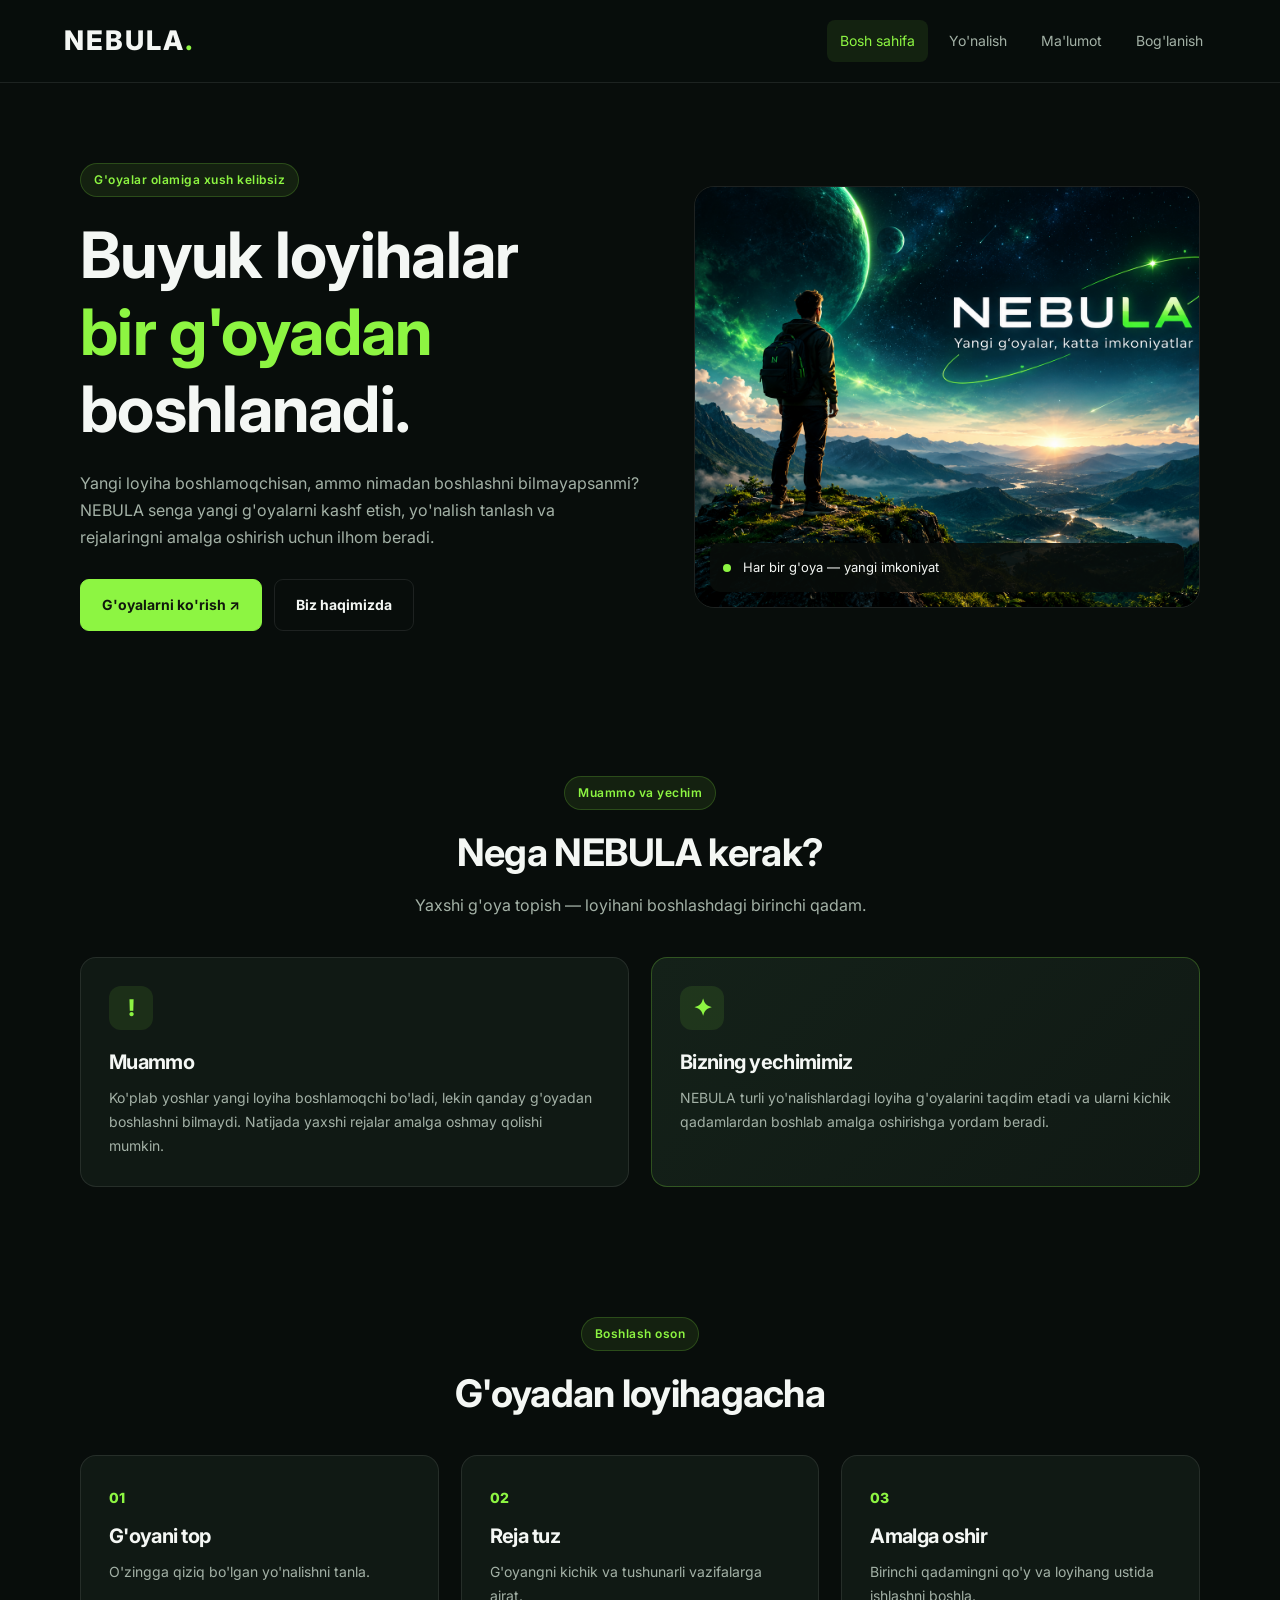
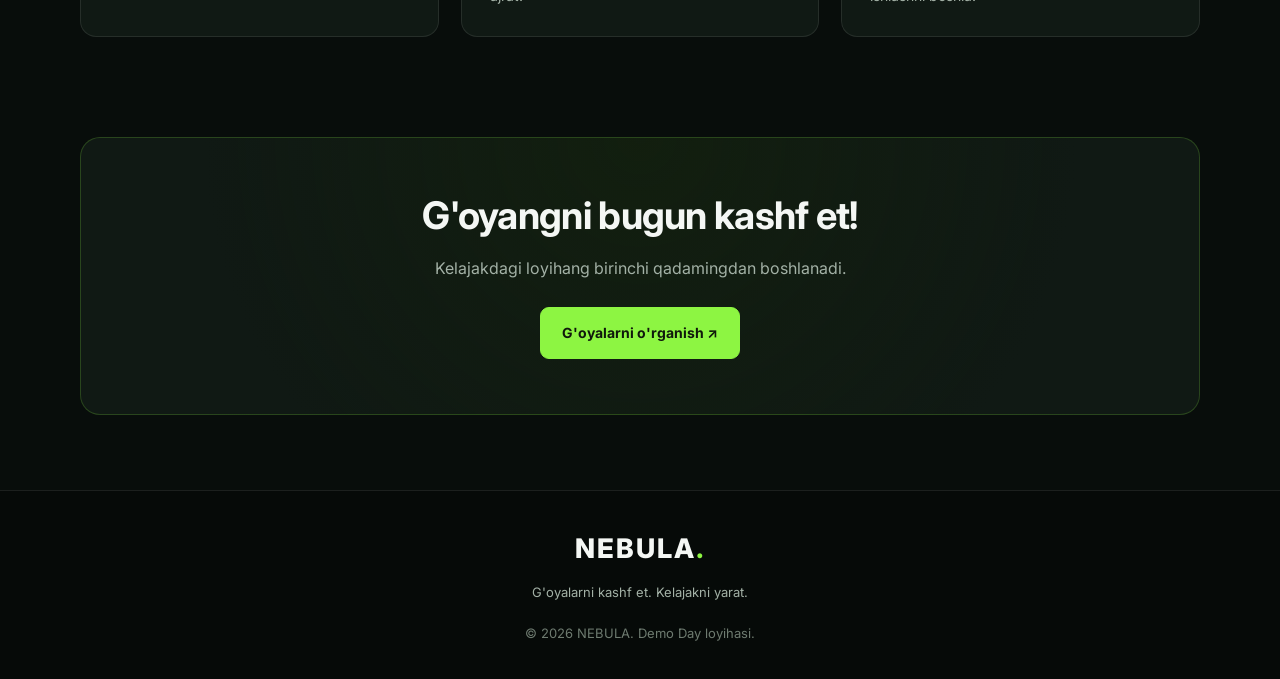
<file: index.html>
<!DOCTYPE html>
<html lang="uz">
<head>
    <meta charset="UTF-8">
    <meta name="viewport" content="width=device-width, initial-scale=1.0">
    <meta name="description" content="NEBULA — yangi loyiha g'oyalarini topishga yordam beradigan platforma.">
    <title>NEBULA | Bosh sahifa</title>
    <link rel="stylesheet" href="style.css">
</head>
<body>

<header class="header">
    <a href="index.html" class="logo">NEBULA<span>.</span></a>

    <nav class="nav">
        <a class="active" href="index.html">Bosh sahifa</a>
        <a href="mahsulot.html">Yo'nalish</a>
        <a href="malumot.html">Ma'lumot</a>
        <a href="boglanish.html">Bog'lanish</a>
    </nav>
</header>

<main>
    <section class="hero container">
        <div class="hero-content">
            <span class="tag">G'oyalar olamiga xush kelibsiz</span>

            <h1>Buyuk loyihalar <br>
                <span>bir g'oyadan</span> boshlanadi.
            </h1>

            <p>
                Yangi loyiha boshlamoqchisan, ammo nimadan boshlashni
                bilmayapsanmi? NEBULA senga yangi g'oyalarni kashf etish,
                yo'nalish tanlash va rejalaringni amalga oshirish uchun
                ilhom beradi.
            </p>

            <div class="hero-buttons">
                <a href="mahsulot.html" class="btn">G'oyalarni ko'rish ↗</a>
                <a href="malumot.html" class="btn btn-outline">Biz haqimizda</a>
            </div>
        </div>

        <div class="hero-image">
            <img src="./Nebula_ Yangi G‘oyalar Ufqi-1.png"
                 alt="Yangi g'oyalar va ijodiy loyiha">
            <div class="image-label">
                <span class="status-dot"></span>
                Har bir g'oya — yangi imkoniyat
            </div>
        </div>
    </section>

    <section class="section container">
        <div class="section-heading">
            <span class="tag">Muammo va yechim</span>
            <h2>Nega NEBULA kerak?</h2>
            <p>Yaxshi g'oya topish — loyihani boshlashdagi birinchi qadam.</p>
        </div>

        <div class="grid-2">
            <article class="card">
                <div class="card-icon">!</div>
                <h3>Muammo</h3>
                <p>
                    Ko'plab yoshlar yangi loyiha boshlamoqchi bo'ladi,
                    lekin qanday g'oyadan boshlashni bilmaydi.
                    Natijada yaxshi rejalar amalga oshmay qolishi mumkin.
                </p>
            </article>

            <article class="card card-highlight">
                <div class="card-icon">✦</div>
                <h3>Bizning yechimimiz</h3>
                <p>
                    NEBULA turli yo'nalishlardagi loyiha g'oyalarini
                    taqdim etadi va ularni kichik qadamlardan boshlab
                    amalga oshirishga yordam beradi.
                </p>
            </article>
        </div>
    </section>

    <section class="section container">
        <div class="section-heading">
            <span class="tag">Boshlash oson</span>
            <h2>G'oyadan loyihagacha</h2>
        </div>

        <div class="grid-3">
            <article class="card">
                <span class="step">01</span>
                <h3>G'oyani top</h3>
                <p>O'zingga qiziq bo'lgan yo'nalishni tanla.</p>
            </article>

            <article class="card">
                <span class="step">02</span>
                <h3>Reja tuz</h3>
                <p>G'oyangni kichik va tushunarli vazifalarga ajrat.</p>
            </article>

            <article class="card">
                <span class="step">03</span>
                <h3>Amalga oshir</h3>
                <p>Birinchi qadamingni qo'y va loyihang ustida ishlashni boshla.</p>
            </article>
        </div>
    </section>

    <section class="cta container">
        <h2>G'oyangni bugun kashf et!</h2>
        <p>Kelajakdagi loyihang birinchi qadamingdan boshlanadi.</p>
        <a href="mahsulot.html" class="btn">G'oyalarni o'rganish ↗</a>
    </section>
</main>

<footer class="footer">
    <a href="index.html" class="logo">NEBULA<span>.</span></a>
    <p>G'oyalarni kashf et. Kelajakni yarat.</p>
    <p class="copyright">© 2026 NEBULA. Demo Day loyihasi.</p>
</footer>

</body>
</html>
</file>
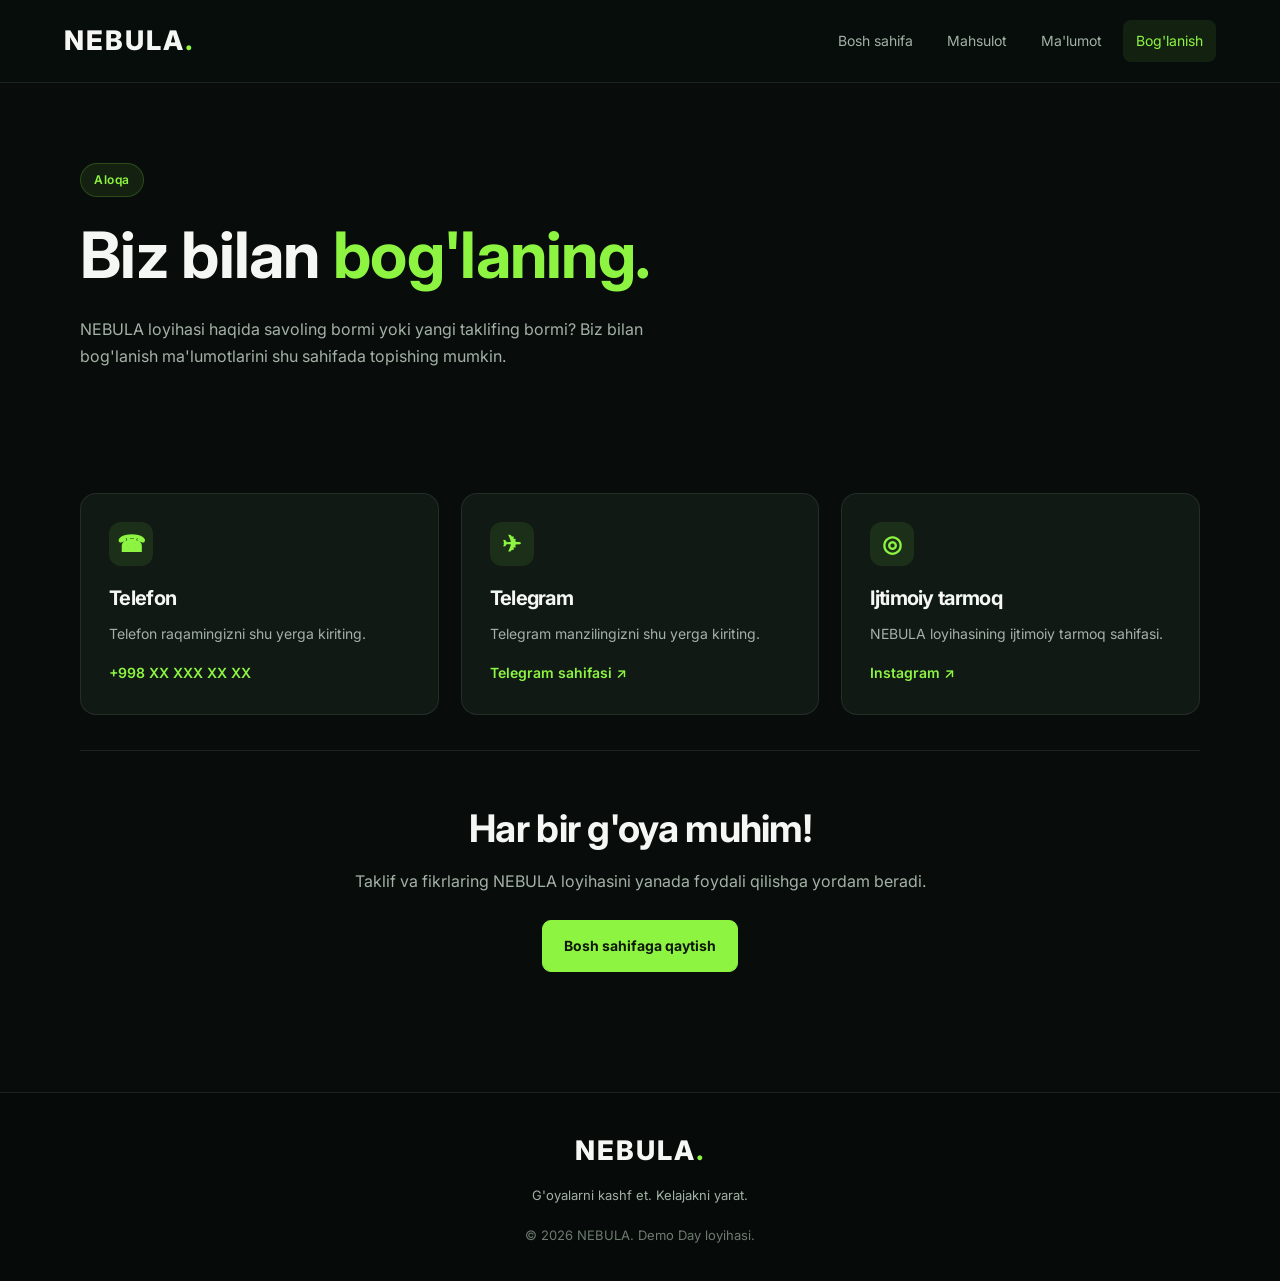
<file: boglanish.html>
<!DOCTYPE html>
<html lang="uz">
<head>
    <meta charset="UTF-8">
    <meta name="viewport" content="width=device-width, initial-scale=1.0">
    <title>NEBULA | Bog'lanish</title>
    <link rel="stylesheet" href="style.css">
</head>
<body>

<header class="header">
    <a href="index.html" class="logo">NEBULA<span>.</span></a>
    <nav class="nav">
        <a href="index.html">Bosh sahifa</a>
        <a href="mahsulot.html">Mahsulot</a>
        <a href="malumot.html">Ma'lumot</a>
        <a class="active" href="boglanish.html">Bog'lanish</a>
    </nav>
</header>

<main>
    <section class="page-hero container">
        <span class="tag">Aloqa</span>
        <h1>Biz bilan <span>bog'laning.</span></h1>
        <p>
            NEBULA loyihasi haqida savoling bormi yoki yangi taklifing bormi?
            Biz bilan bog'lanish ma'lumotlarini shu sahifada topishing mumkin.
        </p>
    </section>

    <section class="section container">
        <div class="contact-grid">
            <article class="card contact-card">
                <div class="card-icon">☎</div>
                <h3>Telefon</h3>
                <p>Telefon raqamingizni shu yerga kiriting.</p>
                <span class="contact-value">+998 XX XXX XX XX</span>
            </article>

            <article class="card contact-card">
                <div class="card-icon">✈</div>
                <h3>Telegram</h3>
                <p>Telegram manzilingizni shu yerga kiriting.</p>
                <a class="contact-value" href="https://t.me/" target="_blank" rel="noopener noreferrer">
                    Telegram sahifasi ↗
                </a>
            </article>

            <article class="card contact-card">
                <div class="card-icon">◎</div>
                <h3>Ijtimoiy tarmoq</h3>
                <p>NEBULA loyihasining ijtimoiy tarmoq sahifasi.</p>
                <a class="contact-value" href="https://instagram.com/" target="_blank" rel="noopener noreferrer">
                    Instagram ↗
                </a>
            </article>
        </div>

        <div class="contact-note">
            <h2>Har bir g'oya muhim!</h2>
            <p>
                Taklif va fikrlaring NEBULA loyihasini yanada foydali
                qilishga yordam beradi.
            </p>
            <a href="index.html" class="btn">Bosh sahifaga qaytish</a>
        </div>
    </section>
</main>

<footer class="footer">
    <a href="index.html" class="logo">NEBULA<span>.</span></a>
    <p>G'oyalarni kashf et. Kelajakni yarat.</p>
    <p class="copyright">© 2026 NEBULA. Demo Day loyihasi.</p>
</footer>

</body>
</html>
</file>
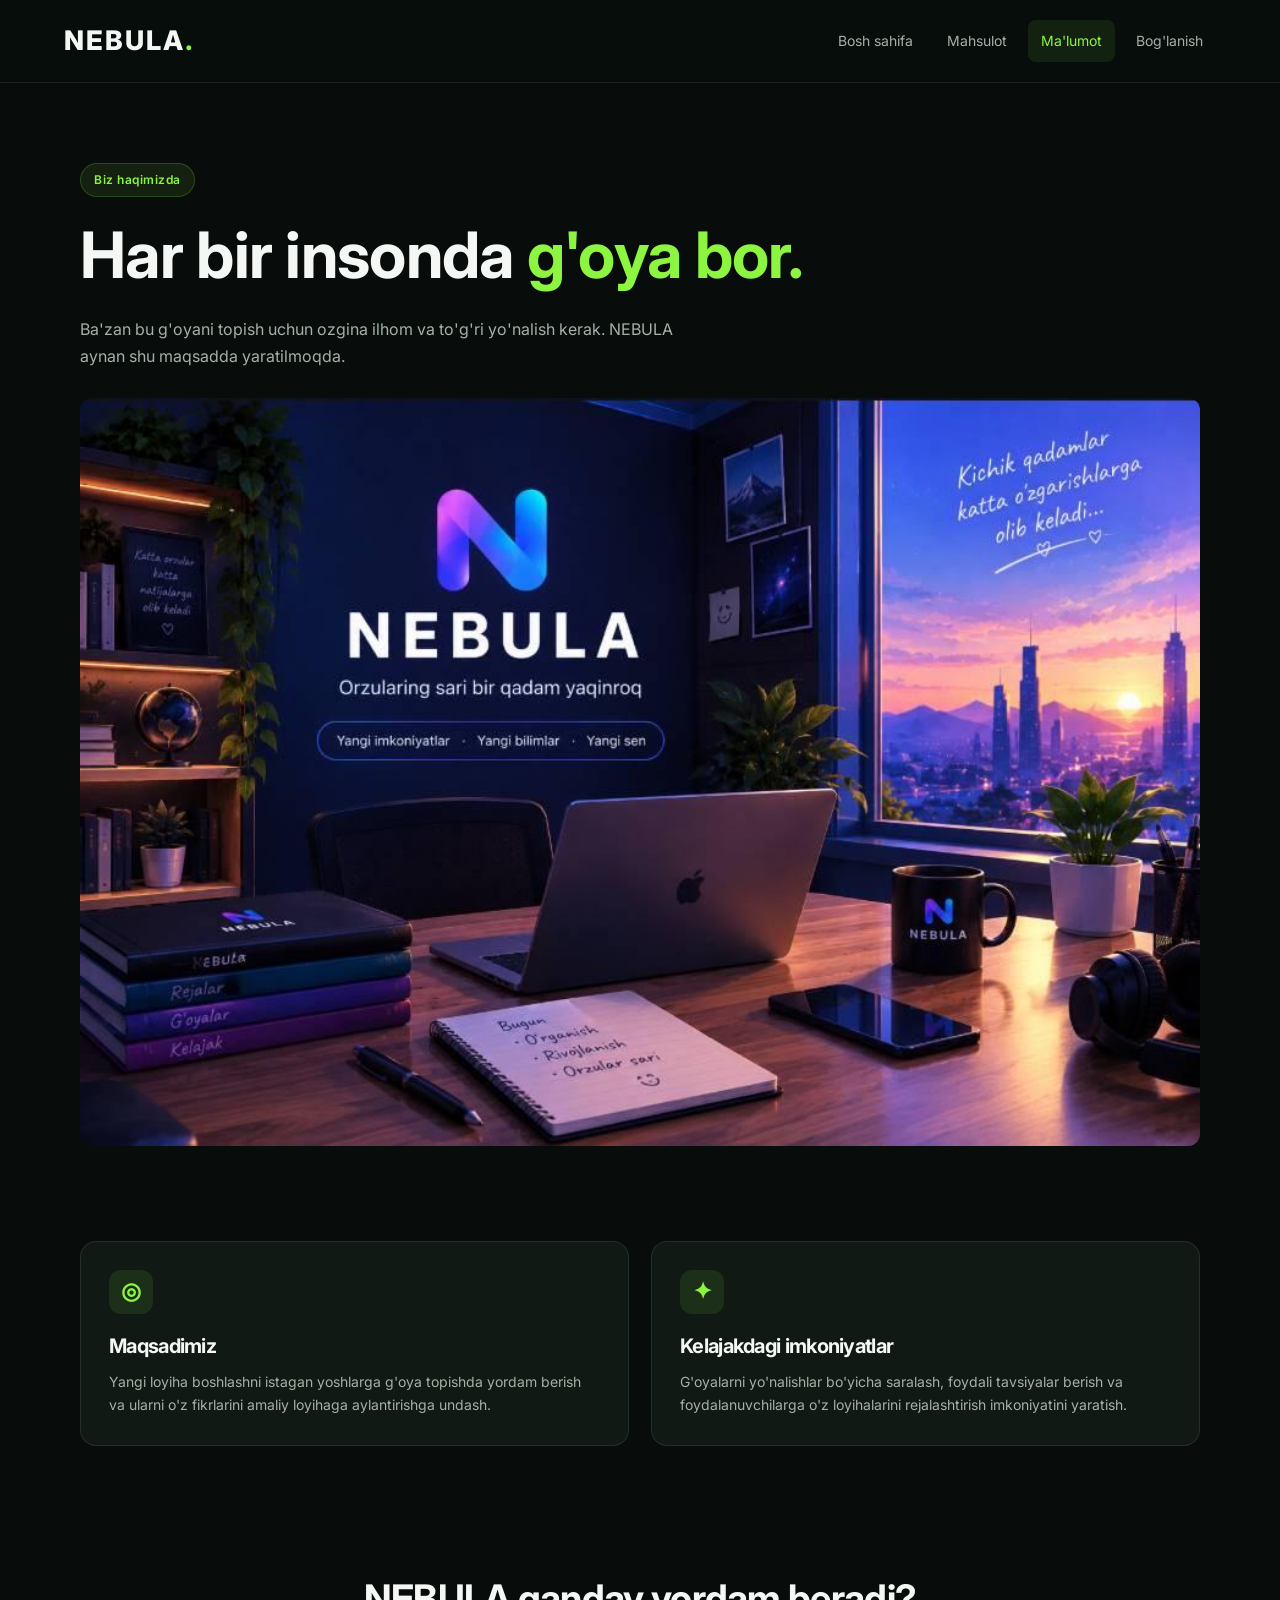
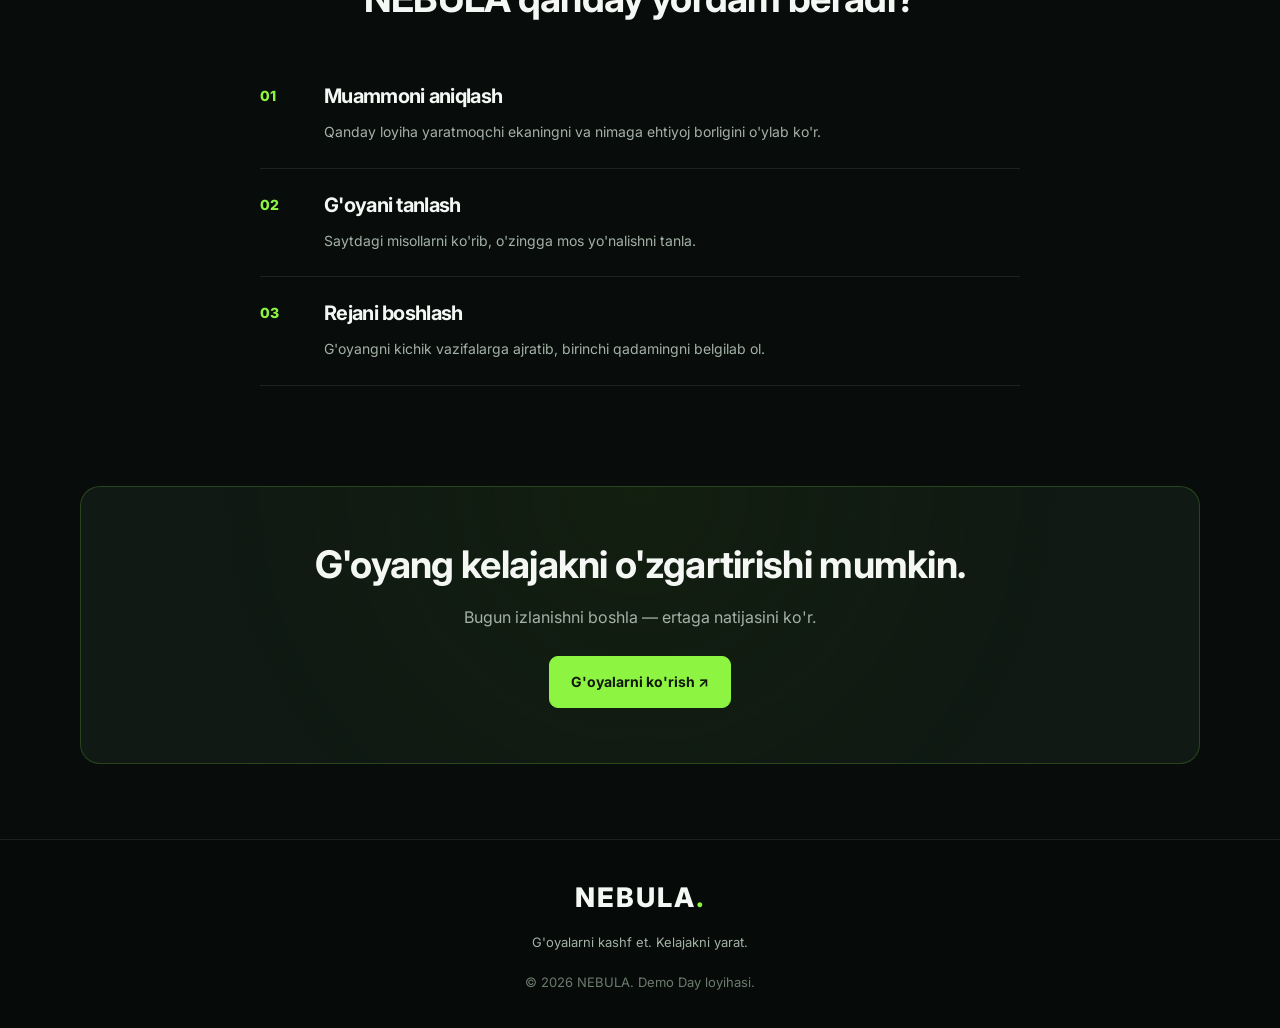
<file: malumot.html>
<!DOCTYPE html>
<html lang="uz">
<head>
    <meta charset="UTF-8">
    <meta name="viewport" content="width=device-width, initial-scale=1.0">
    <title>NEBULA | Ma'lumot</title>
    <link rel="stylesheet" href="style.css">
</head>
<body>

<header class="header">
    <a href="index.html" class="logo">NEBULA<span>.</span></a>
    <nav class="nav">
        <a href="index.html">Bosh sahifa</a>
        <a href="mahsulot.html">Mahsulot</a>
        <a class="active" href="malumot.html">Ma'lumot</a>
        <a href="boglanish.html">Bog'lanish</a>
    </nav>
</header>

<main>
    <section class="page-hero container">
        <span class="tag">Biz haqimizda</span>
        <h1>Har bir insonda <span>g'oya bor.</span></h1>
        <p>
            Ba'zan bu g'oyani topish uchun ozgina ilhom va to'g'ri
            yo'nalish kerak. NEBULA aynan shu maqsadda yaratilmoqda.
        </p>
        <img class="wide-image"
             src="[data-uri]"
             alt="NEBULA — ilhomli ijod makoni">
    </section>

    <section class="section container">
        <div class="grid-2">
            <article class="card">
                <div class="card-icon">◎</div>
                <h3>Maqsadimiz</h3>
                <p>
                    Yangi loyiha boshlashni istagan yoshlarga g'oya
                    topishda yordam berish va ularni o'z fikrlarini
                    amaliy loyihaga aylantirishga undash.
                </p>
            </article>

            <article class="card">
                <div class="card-icon">✦</div>
                <h3>Kelajakdagi imkoniyatlar</h3>
                <p>
                    G'oyalarni yo'nalishlar bo'yicha saralash, foydali
                    tavsiyalar berish va foydalanuvchilarga o'z
                    loyihalarini rejalashtirish imkoniyatini yaratish.
                </p>
            </article>
        </div>
    </section>

    <section class="section container">
        <div class="section-heading">
            <h2>NEBULA qanday yordam beradi?</h2>
        </div>

        <div class="timeline">
            <div class="timeline-item">
                <span class="step">01</span>
                <div>
                    <h3>Muammoni aniqlash</h3>
                    <p>Qanday loyiha yaratmoqchi ekaningni va nimaga ehtiyoj borligini o'ylab ko'r.</p>
                </div>
            </div>

            <div class="timeline-item">
                <span class="step">02</span>
                <div>
                    <h3>G'oyani tanlash</h3>
                    <p>Saytdagi misollarni ko'rib, o'zingga mos yo'nalishni tanla.</p>
                </div>
            </div>

            <div class="timeline-item">
                <span class="step">03</span>
                <div>
                    <h3>Rejani boshlash</h3>
                    <p>G'oyangni kichik vazifalarga ajratib, birinchi qadamingni belgilab ol.</p>
                </div>
            </div>
        </div>
    </section>

    <section class="cta container">
        <h2>G'oyang kelajakni o'zgartirishi mumkin.</h2>
        <p>Bugun izlanishni boshla — ertaga natijasini ko'r.</p>
        <a href="mahsulot.html" class="btn">G'oyalarni ko'rish ↗</a>
    </section>
</main>

<footer class="footer">
    <a href="index.html" class="logo">NEBULA<span>.</span></a>
    <p>G'oyalarni kashf et. Kelajakni yarat.</p>
    <p class="copyright">© 2026 NEBULA. Demo Day loyihasi.</p>
</footer>

</body>
</html>
</file>
<file: style.css>
/* =========================
   NEBULA — UMUMIY DIZAYN
========================= */

@import url('https://fonts.googleapis.com/css2?family=Inter:wght@400;500;600;700;800&display=swap');

:root {
    --bg: #080d0b;
    --surface: #101914;
    --surface-light: #16231b;
    --green: #8df542;
    --green-dark: #68c92a;
    --white: #f4f7f4;
    --muted: #a3b1a6;
    --border: rgba(255, 255, 255, 0.09);
}

* {
    margin: 0;
    padding: 0;
    box-sizing: border-box;
}

html {
    scroll-behavior: smooth;
}

body {
    font-family: 'Inter', Arial, sans-serif;
    background: var(--bg);
    color: var(--white);
    line-height: 1.7;
    overflow-x: hidden;
}

a {
    color: inherit;
    text-decoration: none;
    transition: color 0.3s ease, background 0.3s ease,
                transform 0.3s ease, border-color 0.3s ease;
}

p {
    color: var(--muted);
}

img {
    display: block;
    width: 100%;
    object-fit: cover;
}

.container {
    width: min(1120px, 90%);
    margin-inline: auto;
}

/* HEADER */

.header {
    min-height: 82px;
    padding: 18px 5%;
    display: flex;
    align-items: center;
    justify-content: space-between;
    gap: 24px;
    flex-wrap: wrap;
    border-bottom: 1px solid var(--border);
    background: rgba(8, 13, 11, 0.95);
}

.logo {
    font-size: 27px;
    font-weight: 800;
    letter-spacing: 2px;
}

.logo span {
    color: var(--green);
}

.nav {
    display: flex;
    flex-wrap: wrap;
    gap: 8px;
}

.nav a {
    color: var(--muted);
    padding: 9px 13px;
    border-radius: 8px;
    font-size: 14px;
}

.nav a:hover,
.nav a.active {
    color: var(--green);
    background: rgba(141, 245, 66, 0.09);
}

/* UMUMIY ELEMENTLAR */

.tag {
    display: inline-block;
    color: var(--green);
    background: rgba(141, 245, 66, 0.09);
    border: 1px solid rgba(141, 245, 66, 0.2);
    border-radius: 30px;
    padding: 6px 13px;
    font-size: 12px;
    font-weight: 600;
    letter-spacing: 0.5px;
    margin-bottom: 20px;
}

h1,
h2,
h3 {
    line-height: 1.2;
    letter-spacing: -0.7px;
}

h1 {
    font-size: clamp(38px, 5.5vw, 64px);
    margin-bottom: 22px;
}

h2 {
    font-size: clamp(27px, 4vw, 38px);
    margin-bottom: 16px;
}

h3 {
    font-size: 20px;
    margin-bottom: 12px;
}

h1 span,
h2 span {
    color: var(--green);
}

.btn {
    display: inline-block;
    background: var(--green);
    color: #10180c;
    padding: 13px 21px;
    border: 1px solid var(--green);
    border-radius: 9px;
    font-weight: 700;
    font-size: 14px;
    text-align: center;
}

.btn:hover {
    background: var(--green-dark);
    border-color: var(--green-dark);
    transform: translateY(-3px);
    box-shadow: 0 8px 28px rgba(141, 245, 66, 0.13);
}

.btn-outline {
    color: var(--white);
    background: transparent;
    border-color: var(--border);
}

.btn-outline:hover {
    color: var(--green);
    background: var(--surface);
    border-color: var(--green);
}

section {
    animation: fade-up 0.8s ease both;
}

/* BOSH SAHIFA */

.hero {
    min-height: 590px;
    padding-block: 80px;
    display: grid;
    grid-template-columns: 1.05fr 0.95fr;
    align-items: center;
    gap: 55px;
}

.hero-content {
    animation: fade-up 0.8s ease both;
}

.hero-content > p,
.page-hero > p {
    max-width: 600px;
    margin-bottom: 28px;
}

.hero-buttons {
    display: flex;
    flex-wrap: wrap;
    gap: 12px;
}

.hero-image {
    position: relative;
    animation: fade-in 1.2s ease both;
}

.hero-image img {
    aspect-ratio: 6 / 5;
    border-radius: 20px;
    border: 1px solid var(--border);
}

.image-label {
    position: absolute;
    bottom: 16px;
    left: 16px;
    right: 16px;
    padding: 13px;
    border-radius: 10px;
    background: rgba(8, 13, 11, 0.9);
    font-size: 13px;
}

.status-dot {
    display: inline-block;
    width: 8px;
    height: 8px;
    background: var(--green);
    border-radius: 50%;
    margin-right: 8px;
}

/* BO'LIMLAR */

.section {
    padding-block: 65px;
}

.section-heading {
    text-align: center;
    max-width: 700px;
    margin: 0 auto 38px;
}

.section-heading p {
    margin-top: 10px;
}

.grid-2,
.grid-3,
.contact-grid {
    display: grid;
    gap: 22px;
}

.grid-2 {
    grid-template-columns: repeat(2, minmax(0, 1fr));
}

.grid-3 {
    grid-template-columns: repeat(3, minmax(0, 1fr));
}

.card {
    padding: 28px;
    border-radius: 16px;
    border: 1px solid var(--border);
    background: var(--surface);
    transition: transform 0.3s ease, border-color 0.3s ease,
                background 0.3s ease;
}

.card:hover,
.idea-card:hover {
    transform: translateY(-6px);
    border-color: rgba(141, 245, 66, 0.55);
}

.card-highlight {
    background: linear-gradient(135deg, #142119, #101914);
    border-color: rgba(141, 245, 66, 0.25);
}

.card p {
    font-size: 14px;
}

.card-icon {
    width: 44px;
    height: 44px;
    display: grid;
    place-items: center;
    margin-bottom: 20px;
    border-radius: 12px;
    color: var(--green);
    background: rgba(141, 245, 66, 0.1);
    font-size: 23px;
    font-weight: 800;
}

.step {
    display: inline-block;
    color: var(--green);
    font-size: 14px;
    font-weight: 800;
    margin-bottom: 15px;
}

/* ICHKI SAHIFA */

.page-hero {
    padding-top: 80px;
    padding-bottom: 30px;
    animation: fade-up 0.8s ease both;
}

.page-hero > p {
    font-size: 16px;
}

.wide-image {
    max-width: 100%;
    height: auto;
    display: block;
    margin: 0 auto;
    border-radius: 12px;

    
}

/* G'OYA KARTALARI */

.idea-card {
    overflow: hidden;
    background: var(--surface);
    border: 1px solid var(--border);
    border-radius: 16px;
    transition: transform 0.3s ease, border-color 0.3s ease;
}

.idea-card img {
    aspect-ratio: 6 / 4;
    transition: transform 0.5s ease;
}

.idea-card:hover img {
    transform: scale(1.04);
}

.idea-content {
    padding: 22px;
}

.idea-content .tag {
    margin-bottom: 14px;
}

.idea-content h3 {
    font-size: 18px;
}

.idea-content p {
    font-size: 14px;
}

/* MA'LUMOT SAHIFASI */

.timeline {
    max-width: 760px;
    margin: auto;
}

.timeline-item {
    display: flex;
    gap: 22px;
    padding: 24px 0;
    border-bottom: 1px solid var(--border);
}

.timeline-item .step {
    min-width: 42px;
}

.timeline-item p {
    font-size: 14px;
}

/* CTA */

.cta {
    text-align: center;
    padding: 55px 25px;
    margin-top: 35px;
    margin-bottom: 75px;
    border: 1px solid rgba(141, 245, 66, 0.2);
    border-radius: 20px;
    background: radial-gradient(
        circle at top,
        rgba(141, 245, 66, 0.08),
        var(--surface) 70%
    );
}

.cta p {
    margin-bottom: 25px;
}

/* BOG'LANISH */

.contact-grid {
    grid-template-columns: repeat(3, minmax(0, 1fr));
}

.contact-card {
    overflow-wrap: anywhere;
}

.contact-value {
    display: inline-block;
    margin-top: 15px;
    color: var(--green);
    font-size: 14px;
    font-weight: 600;
}

.contact-value:hover {
    color: var(--white);
}

.contact-note {
    text-align: center;
    padding: 55px 20px;
    margin-top: 35px;
    border-top: 1px solid var(--border);
}

.contact-note p {
    margin-bottom: 25px;
}

/* FOOTER */

.footer {
    text-align: center;
    padding: 35px 5%;
    border-top: 1px solid var(--border);
    background: #060a08;
}

.footer .logo {
    display: inline-block;
    margin-bottom: 10px;
}

.footer p {
    font-size: 13px;
}

.copyright {
    margin-top: 18px;
    color: #6e7b70;
}

/* ANIMATSIYALAR */

@keyframes fade-up {
    from {
        opacity: 0;
        transform: translateY(22px);
    }

    to {
        opacity: 1;
        transform: translateY(0);
    }
}

@keyframes fade-in {
    from {
        opacity: 0;
        transform: scale(0.97);
    }

    to {
        opacity: 1;
        transform: scale(1);
    }
}

/* TELEFON VA PLANSHEТ */

@media (max-width: 900px) {
    .hero {
        grid-template-columns: 1fr;
        gap: 35px;
        padding-block: 55px;
    }

    .hero-image {
        max-width: 650px;
    }

    .grid-3,
    .contact-grid {
        grid-template-columns: repeat(2, minmax(0, 1fr));
    }

    .header {
        justify-content: center;
    }

    .nav {
        justify-content: center;
    }
}

@media (max-width: 560px) {
    .container {
        width: 91%;
    }

    .header {
        padding: 18px 4%;
        gap: 12px;
    }

    .logo {
        font-size: 24px;
    }

    .nav {
        gap: 4px;
    }

    .nav a {
        padding: 8px;
        font-size: 12px;
    }

    .hero {
        min-height: auto;
        padding-block: 45px;
    }

    h1 {
        font-size: 38px;
    }

    .hero-buttons {
        flex-direction: column;
        align-items: stretch;
    }

    .grid-2,
    .grid-3,
    .contact-grid {
        grid-template-columns: 1fr;
    }

    .section {
        padding-block: 42px;
    }

    .card {
        padding: 23px;
    }

    .page-hero {
        padding-top: 50px;
    }

    .wide-image {
        aspect-ratio: 4 / 3;
    }

    .cta {
        padding: 38px 18px;
        margin-bottom: 45px;
    }
}

/* Harakatni kamaytirishni tanlagan foydalanuvchilar uchun */

@media (prefers-reduced-motion: reduce) {
    *,
    *::before,
    *::after {
        scroll-behavior: auto !important;
        animation: none !important;
        transition: none !important;
    }
}
</file>
